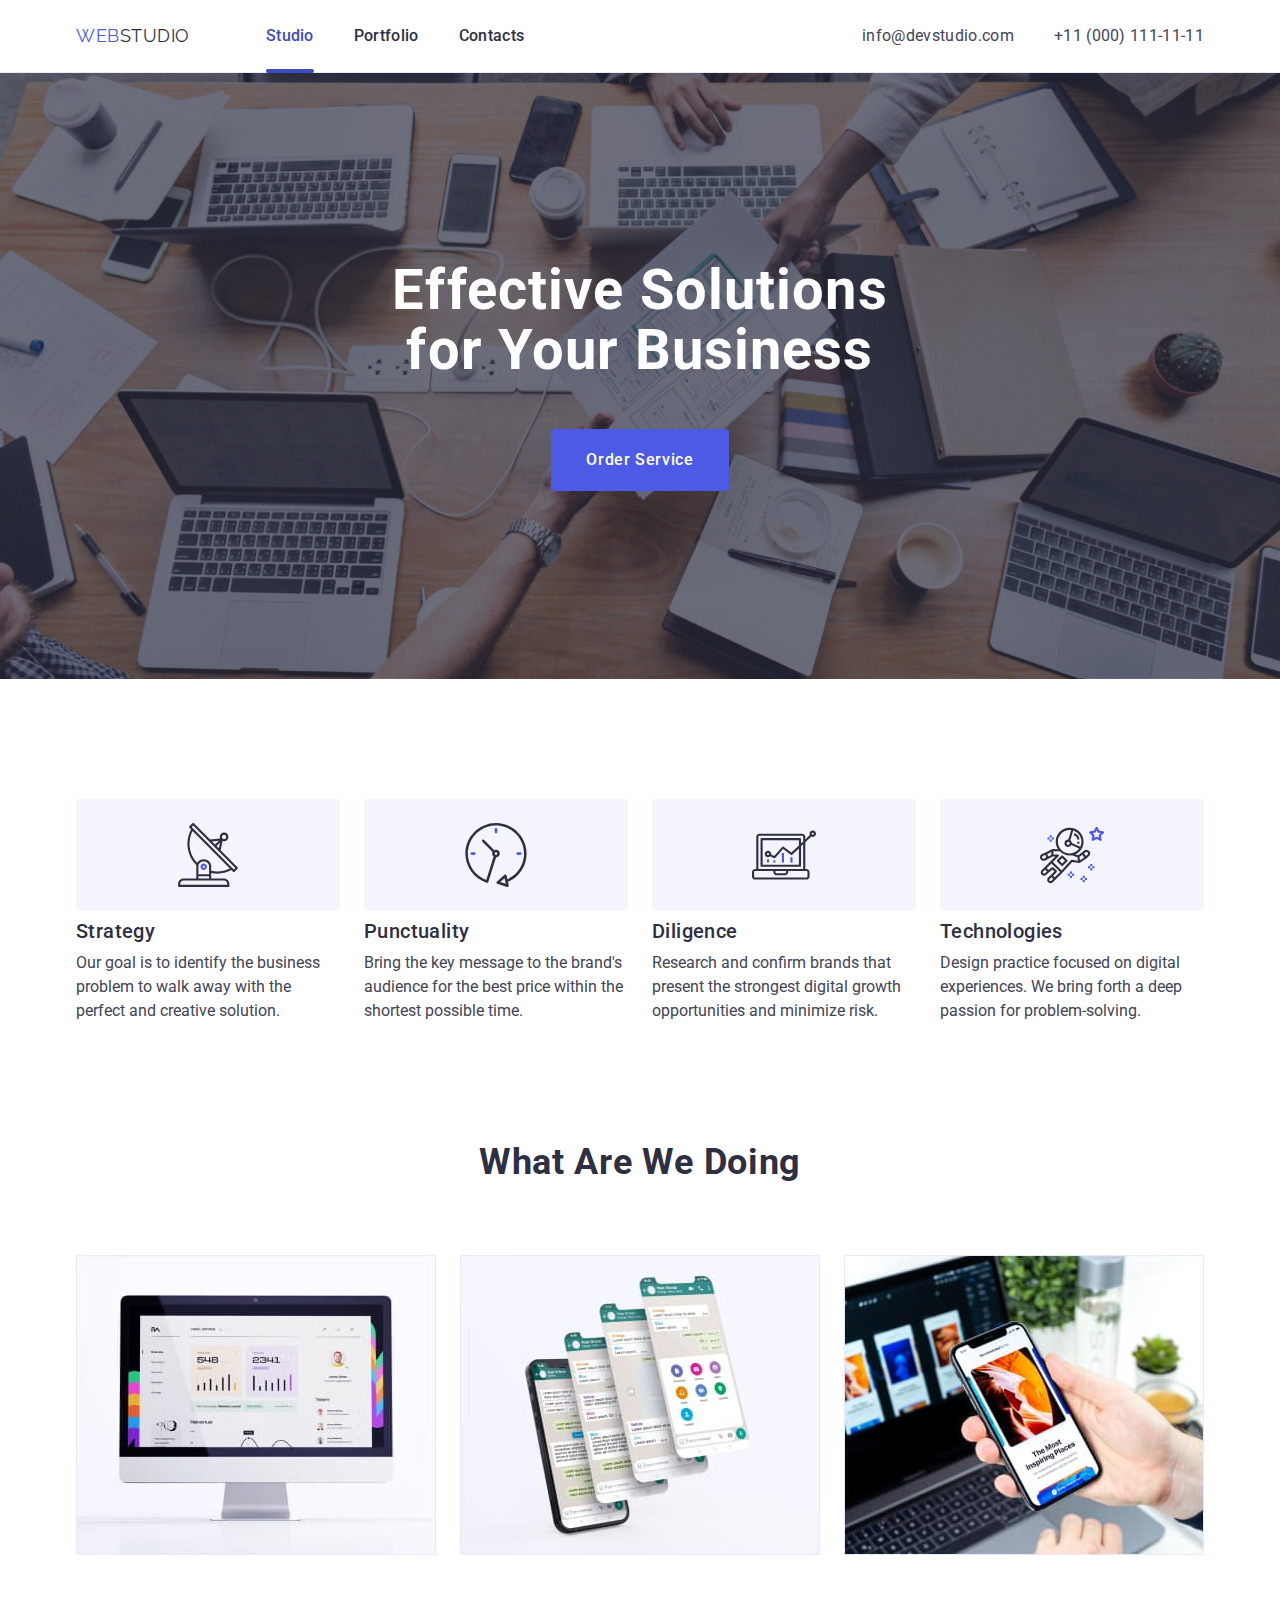
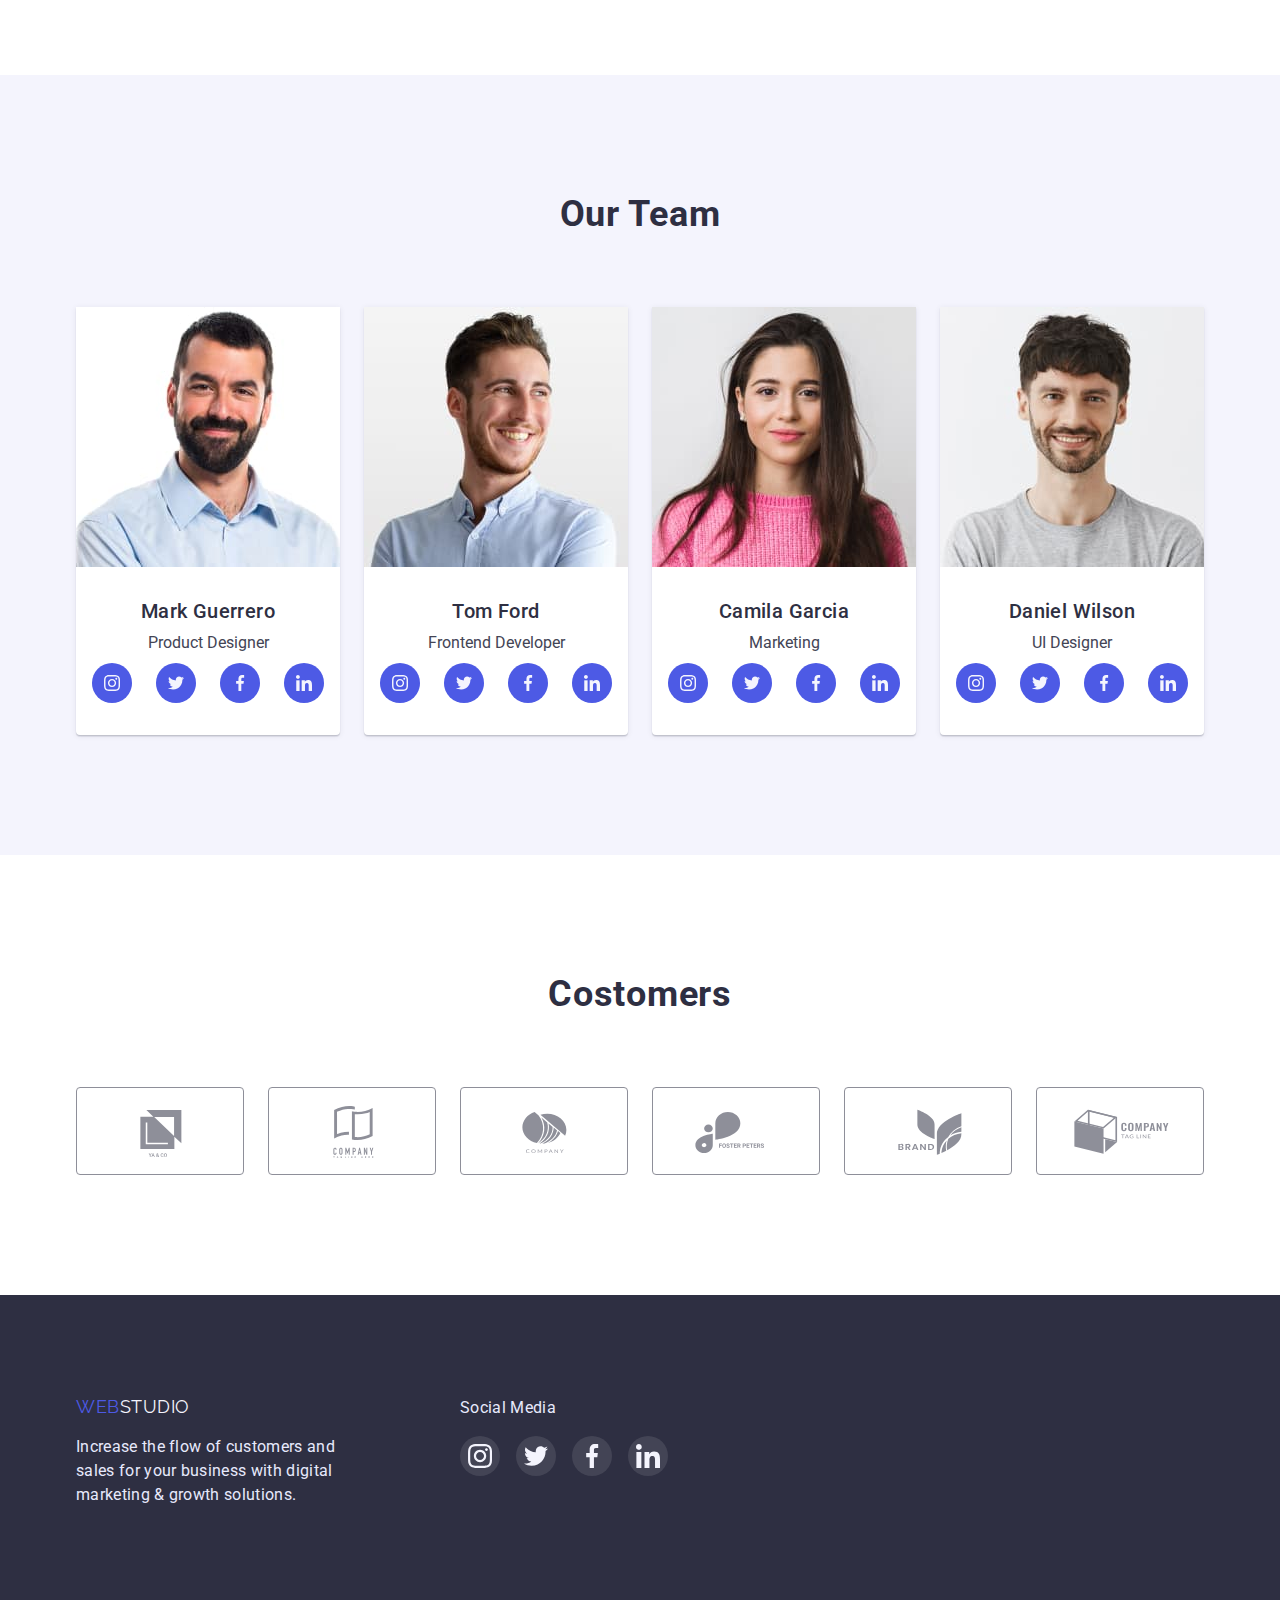
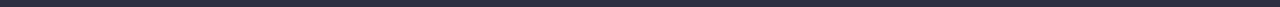
<file: index.html>
<!DOCTYPE html>
<html lang="en">
<head>
    <meta charset="UTF-8">
    <meta http-equiv="X-UA-Compatible" content="IE=edge">
    <meta name="viewport" content="width=device-width, initial-scale=1.0">
    <title>Document</title>
    <link rel="stylesheet" href="https://cdnjs.cloudflare.com/ajax/libs/modern-normalize/1.1.0/modern-normalize.min.css">
    <link rel="preconnect" href="https://fonts.googleapis.com">
    <link rel="preconnect" href="https://fonts.gstatic.com" crossorigin>
    <link href="https://fonts.googleapis.com/css2?family=Raleway:wght@800&family=Roboto:wght@400;500;700&display=swap"
        rel="stylesheet">
    <link rel="stylesheet" href="./css/styles.css">
</head>
<body>
    <header class="header"> 
        <div class="container-nav">
        <nav class="site-nav-main">
            <a href="./index.html" class="logo"> <span class="logo-one">Web</span>Studio</a>
            <ul class="site-nav">
                <li class="item"><a href="" class="link current">Studio</a></li>
                <li class="item"><a href="./portfolio.html" class="link">Portfolio</a></li>
                <li class="item"><a href="" class="link">Contacts</a></li>
            </ul>
        </nav>
        <address class="auto-nav-main">
            <ul class="auth-nav">
                <li class="item"><a href="mailto:info@devstudio.com" class="link">info@devstudio.com</a></li>
                <li class="item"><a href="tel:+110001111111"  class="link">+11 (000) 111-11-11</a></li>
            </ul>
        </address>
        </div>
    </header>
    <!-- Hero -->
    <main>
        <div class="hero-main">
        <section class="hero">
            <div class="container">
            <h1 class="hero-title">Effective Solutions
            for Your Business</h1>
            <button type="button" class="hero-button" data-modal-open>Order Service</button>
            </div>
        </section>
        </div>
        <section class="section">
            <div class="container">
            <h2 hidden class="visually-hidden">Quality</h2>
            <ul class="qualities-items">
                <li class="section-discription">
                    <div class="icons-discription">
                        <svg class="icon-discrip" width="64" height="64">
                            <use href="./images/icons.svg#icon-antenna-1"></use>
                        </svg>
                    </div>
                <h3 class="section-title">Strategy</h3>
                 <p class="section-text">Our goal is to identify the business
                  problem to walk away with the perfect and creative solution.</p>
                </li>
                <li class="section-discription">
                    <div class="icons-discription">
                        <svg class="icon-discrip" width="64" height="64">
                            <use href="./images/icons.svg#icon-clock-1">
                        </svg>
                    </div>
                    <h3 class="section-title">Punctuality</h3>
                    <p class="section-text">Bring the key message to the brand's audience for the best price within the shortest possible time.</p>
                </li>
                <li class="section-discription">
                    <div class="icons-discription">
                        <svg class="icon-discrip" width="64" height="64">
                            <use href="./images/icons.svg#icon-diagram-1">
                        </svg>
                    </div>
                    <h3 class="section-title">Diligence</h3>
                    <p class="section-text">Research and confirm brands that present the strongest digital growth opportunities and minimize risk.</p>
                </li>
                <li class="section-discription">
                    <div class="icons-discription">
                        <svg class="icon-discrip" width="64" height="64">
                            <use href="./images/icons.svg#icon-astronaut-1">
                        </svg>
                    </div>
                    <h3 class="section-title">Technologies</h3>
                    <p class="section-text">Design practice focused on digital experiences. We bring forth a deep passion for problem-solving.</p>
                </li>
            </ul>
            </div>
        </section>
        
        <!-- What we are doing -->
        <section class="section-doing">
        <div class="container">
            <h2 class="possibilities-title">What are we doing</h2>
            <ul class="possibilities-pics">
                <li class="pics"> <img src="./images/computer.jpg" alt="Computer" width="360"></li>
                <li class="pics"> <img src="./images/iphones.jpg" alt="Iphones" width="360"></li>
                <li class="pics"> <img src="./images/phone-hand.jpg" alt="Phone" width="360"></li>
            </ul>
        </div>
        </section>
        <!-- Our team -->
        <section class="team">
            <div class="container">
            <h2 class="team-title">Our Team</h2>
            <ul class="main-team">
                <li class="team-link">
                    <img src="./images/mark.jpg" alt="Mark Guerrero Product Designer" width="264">
                    <div class="team-info"> 
                    <h3 class="team-person">Mark Guerrero</h3>
                    <p class="team-text ">Product Designer</p>
                    <ul class="soc-list">
                        <li class="team-soc-links"> 
                            <a class="team-soc-link" href="">
                                <svg class="soc-icon" width="16" height="16">
                                    <use href="./images/icons.svg#icon-instagram-2"></use>
                                </svg>
                            </a>
                        </li>
                        <li class="team-soc-links"> 
                            <a class="team-soc-link" href="">
                                <svg class="soc-icon" width="16" height="16">
                                    <use href="./images/icons.svg#icon-twitter-1"></use>
                                </svg>
                            </a>
                        </li>
                        <li class="team-soc-links"> 
                            <a class="team-soc-link" href="">
                            <svg class="soc-icon" width="16" height="16">
                                <use href="./images/icons.svg#icon-facebook-1"></use>
                            </svg>
                            </a>
                        </li>
                        <li class="team-soc-links"> 
                            <a class="team-soc-link" href="">
                            <svg class="soc-icon" width="16" height="16">
                                <use href="./images/icons.svg#icon-linkedin-1"></use>
                            </svg>
                            </a>
                        </li>
                    </ul>
                    </div>
                </li>
                <li class="team-link">
                    <img src="./images/tom.jpg" alt="Tom Ford Frontend Developer" width="264">
                    <div class="team-info">
                    <h3 class="team-person">Tom Ford</h3>
                    <p class="team-text ">Frontend Developer</p>
                    <ul class="soc-list">
                        <li class="team-soc-links">
                            <a class="team-soc-link" href="">
                                <svg class="soc-icon" width="16" height="16">
                                    <use href="./images/icons.svg#icon-instagram-2"></use>
                                </svg>
                            </a>
                        </li>
                        <li class="team-soc-links">
                            <a class="team-soc-link" href="">
                                <svg class="soc-icon" width="16" height="16">
                                    <use href="./images/icons.svg#icon-twitter-1"></use>
                                </svg>
                            </a>
                        </li>
                        <li class="team-soc-links">
                            <a class="team-soc-link" href="">
                                <svg class="soc-icon" width="16" height="16">
                                    <use href="./images/icons.svg#icon-facebook-1"></use>
                                </svg>
                            </a>
                        </li>
                        <li class="team-soc-links">
                            <a class="team-soc-link" href="">
                                <svg class="soc-icon" width="16" height="16">
                                    <use href="./images/icons.svg#icon-linkedin-1"></use>
                                </svg>
                            </a>
                        </li>
                    </ul>
                    </div>
                </li>
                <li class="team-link">
                    <img src="./images/camila.jpg" alt="Cfmila Garcia Marketing" width="264">
                    <div class="team-info">
                    <h3 class="team-person">Camila Garcia</h3>
                    <p class="team-text ">Marketing</p>
                    <ul class="soc-list">
                        <li class="team-soc-links">
                            <a class="team-soc-link" href="">
                                <svg class="soc-icon" width="16" height="16">
                                    <use href="./images/icons.svg#icon-instagram-2"></use>
                                </svg>
                            </a>
                        </li>
                        <li class="team-soc-links">
                            <a class="team-soc-link" href="">
                                <svg class="soc-icon" width="16" height="16">
                                    <use href="./images/icons.svg#icon-twitter-1"></use>
                                </svg>
                            </a>
                        </li>
                        <li class="team-soc-links">
                            <a class="team-soc-link" href="">
                                <svg class="soc-icon" width="16" height="16">
                                    <use href="./images/icons.svg#icon-facebook-1"></use>
                                </svg>
                            </a>
                        </li>
                        <li class="team-soc-links">
                            <a class="team-soc-link" href="">
                                <svg class="soc-icon" width="16" height="16">
                                    <use href="./images/icons.svg#icon-linkedin-1"></use>
                                </svg>
                            </a>
                        </li>
                    </ul>
                    </div>
                </li>
                <li class="team-link">
                    <img src="./images/last.jpg" alt="Daniel Wilson UI Designer" width="264" >
                    <div class="team-info">
                    <h3 class="team-person">Daniel Wilson</h3>
                    <p class="team-text ">UI Designer</p>
                    <ul class="soc-list">
                        <li class="team-soc-links">
                            <a class="team-soc-link" href="">
                                <svg class="soc-icon" width="16" height="16">
                                    <use href="./images/icons.svg#icon-instagram-2"></use>
                                </svg>
                            </a>
                        </li>
                        <li class="team-soc-links">
                            <a class="team-soc-link" href="">
                                <svg class="soc-icon" width="16" height="16">
                                    <use href="./images/icons.svg#icon-twitter-1"></use>
                                </svg>
                            </a>
                        </li>
                        <li class="team-soc-links">
                            <a class="team-soc-link" href="">
                                <svg class="soc-icon" width="16" height="16">
                                    <use href="./images/icons.svg#icon-facebook-1"></use>
                                </svg>
                            </a>
                        </li>
                        <li class="team-soc-links">
                            <a class="team-soc-link" href="">
                                <svg class="soc-icon" width="16" height="16">
                                    <use href="./images/icons.svg#icon-linkedin-1"></use>
                                </svg>
                            </a>
                        </li>
                    </ul>
                    </div>
                </li>
            </ul>
            </div>
        </section>
        <section class="costumers">
            <div class="container">
                <h2 class="costumers-title">Costomers</h2>
                <ul class="costumers-list">
                    <li class="costumer-item">
                        <a class="costumer-link" href="#">
                            <svg class="costumer-icon" width="104" height="56">
                                <use href="./images/icons.svg#icon-Logo"></use>
                            </svg>
                        </a> 
                    </li>
                    <li class="costumer-item">
                        <a class="costumer-link" href="#">
                            <svg class="costumer-icon" width="104" height="56">
                                <use href="./images/icons.svg#icon-Logo-1"></use>
                            </svg>
                        </a> 
                    </li>
                    <li class="costumer-item">
                        <a class="costumer-link" href="#">
                            <svg class="costumer-icon" width="104" height="56">
                                <use href="./images/icons.svg#icon-Logo-2"></use>
                            </svg>
                        </a> 
                    </li>
                    <li class="costumer-item">
                        <a class="costumer-link" href="#">
                            <svg class="costumer-icon" width="104" height="56">
                                <use href="./images/icons.svg#icon-Logo-3"></use>
                            </svg>
                        </a> 
                    </li>
                    <li class="costumer-item">
                        <a class="costumer-link" href="#">
                            <svg class="costumer-icon" width="104" height="56">
                                <use href="./images/icons.svg#icon-Logo-4"></use>
                            </svg>
                        </a> 
                    </li>
                    <li class="costumer-item">
                        <a class="costumer-link" href="#">
                            <svg class="costumer-icon" width="104" height="56">
                                <use href="./images/icons.svg#icon-Logo-5"></use>
                            </svg>
                        </a> 
                    </li>
                </ul>
            </div>
        </section>
    </main>
<!-- the end of the paje -->
<footer class="footer">
    <div class="container-wrap">
    <div class="logo-main-footer"><a href="./index.html" class="footer-logo"> <span class="logo-one">Web</span>Studio</a>
    <p class="footer-text">Increase the flow of customers and 
        sales for your business with digital marketing & growth solutions.</p>
    </div>
    <div class="social-media">
        <p class="contact-text">Social Media</p>
        <ul class="soc-list-footer">
            <li class="footer-soc-links">
                <a class="footer-soc-link" href="">
                    <svg class="footer-icon" width="24" height="24">
                        <use href="./images/icons.svg#icon-instagram-2"></use>
                    </svg>
                </a>
            </li>
            <li class="footer-soc-links">
                <a class="footer-soc-link" href="">
                    <svg class="footer-icon" width="24" height="24">
                        <use href="./images/icons.svg#icon-twitter-1"></use>
                    </svg>
                </a>
            </li>
            <li class="footer-soc-links">
                <a class="footer-soc-link" href="">
                    <svg class="footer-icon" width="24" height="24">
                        <use href="./images/icons.svg#icon-facebook-1"></use>
                    </svg>
                </a>
            </li>
            <li class="footer-soc-links">
                <a class="footer-soc-link" href="">
                    <svg class="footer-icon" width="24" height="24">
                        <use href="./images/icons.svg#icon-linkedin-1"></use>
                    </svg>
                </a>
            </li>
        </ul>
    </div>
    </div>
</footer>
<div class="backdrop is-hidden" data-modal>
    <div class="modal">
        <button type="button" class="modal-close" data-modal-close>
            <svg class="drop-closer" width="8" height="8">
                <use href="./images/icons.svg#icon-close-black"></use>
            </svg>
        </button>
    </div>
</div>
<script src="./js/modal.js"></script>
</body>
</file>
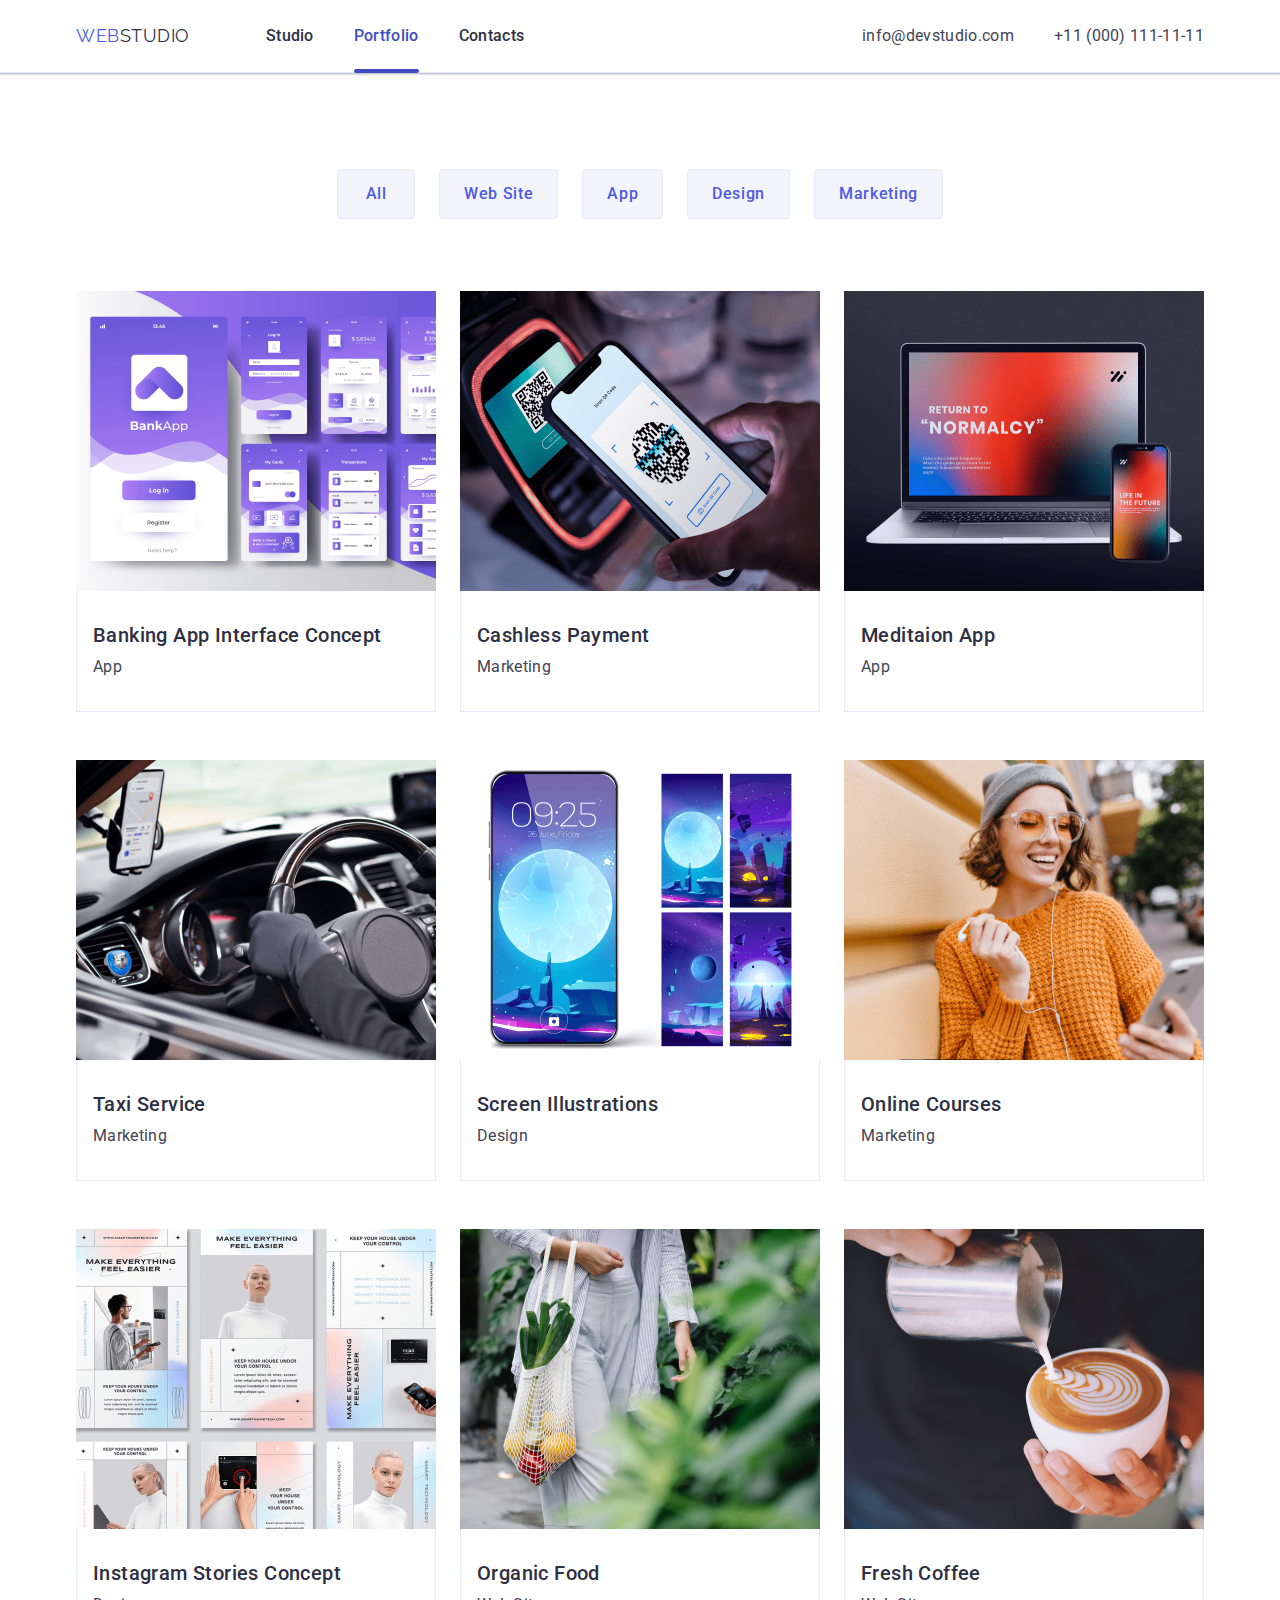
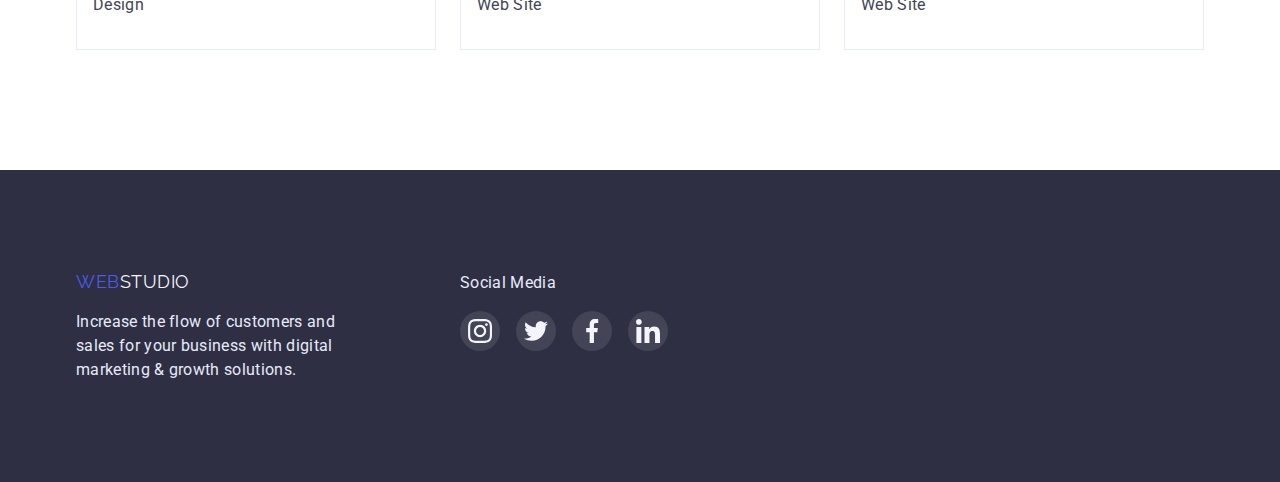
<file: portfolio.html>
<!DOCTYPE html>
<html lang="en">
<head>
    <meta charset="UTF-8">
    <meta http-equiv="X-UA-Compatible" content="IE=edge">
    <meta name="viewport" content="width=device-width, initial-scale=1.0">
    <title>Document</title>
    <link rel="stylesheet" href="https://cdnjs.cloudflare.com/ajax/libs/modern-normalize/1.1.0/modern-normalize.min.css">
    <link rel="preconnect" href="https://fonts.googleapis.com">
    <link rel="preconnect" href="https://fonts.gstatic.com" crossorigin>
    <link href="https://fonts.googleapis.com/css2?family=Raleway:wght@800&family=Roboto:wght@400;500;700&display=swap"
        rel="stylesheet">
    <link rel="stylesheet" href="./css/styles.css">
    </head>
    
    <body>
        <header class="header">
            <div class="container-nav">
            <nav class="site-nav-main">
                <a href="./index.html" class="logo"> <span class="logo-one">Web</span>Studio</a>
                <ul class="site-nav">
                    <li class="item"><a href="./index.html" class="link">Studio</a></li>
                    <li class="item"><a href="" class="link current">Portfolio</a></li>
                    <li class="item"><a href="" class="link">Contacts</a></li>
                </ul>
            </nav>
            <address class="auto-nav-main">
                <ul class="auth-nav">
                    <li class="item"><a href="mailto:info@devstudio.com" class="link">info@devstudio.com</a></li>
                    <li class="item"><a href="tel:+110001111111" class="link">+11 (000) 111-11-11</a></li>
                </ul>
            </address>
            </div>
        </header>
        <main>
            <section class="section-portfoio">
                <div class="container">
                <h1 hidden class="visually-hidden">Portfolio</h1>
                <ul class="list">
                    <li class="button-portfolio"><button type="button" class="list-button">All</button></li>
                    <li class="button-portfolio"><button type="button" class="list-button">Web Site</button></li>
                    <li class="button-portfolio"><button type="button" class="list-button">App</button></li>
                    <li class="button-portfolio"><button type="button" class="list-button">Design</button></li>
                    <li class="button-portfolio"><button type="button" class="list-button">Marketing</button></li>
                </ul>
                <ul class="container-products">
                    <li class="items">
                        <a class="items-link" href="#">
                            <div class="products-text-wrap">
                                <img src="./images/banking-min.png" alt="App Interface" width="360" height="300">
                                <p class="products-text">14 Stylish and User-Friendly App Design Concepts · Task Manager App · Calorie Tracker App ·Exotic Fruit Ecommerce App ·Cloud Storage App</p>
                            </div>
                        <div class="items-portfolio">
                        <h2 class="items-title">Banking App Interface Concept</h2>
                        <p class="items-text">App</p>
                        </div>
                        </a>
                    </li>
                    <li class="items">
                        <a class="items-link" href="#">
                            <div class="products-text-wrap">
                                <img src="./images/paymant-min.png" alt="Payment" width="360" height="300">
                                <p class="products-text">14 Stylish and User-Friendly App Design Concepts · Task Manager App · Calorie Tracker App·Exotic Fruit Ecommerce App ·Cloud Storage App</p>
                            </div>
                        <div class="items-portfolio">
                        <h2 class="items-title">Cashless Payment</h2>
                        <p class="items-text">Marketing</p>
                        </div>
                        </a>
                    </li>
                    <li class="items">
                        <a class="items-link" href="#">
                            <div class="products-text-wrap">
                                <img src="./images/app-min.png" alt="App" width="360" height="300">
                                <p class="products-text">14 Stylish and User-Friendly App Design Concepts · Task Manager App · Calorie Tracker App ·Exotic Fruit Ecommerce App ·Cloud Storage App</p>
                            </div>
                        <div class="items-portfolio">
                        <h2 class="items-title">Meditaion App</h2>
                        <p class="items-text">App</p>
                        </div>
                        </a>
                    </li>
                    <li class="items">
                        <a class="items-link" href="#">
                            <div class="products-text-wrap">
                                <img src="./images/taxi-min.png" alt="Taxi Service" width="360" height="300">
                                <p class="products-text">14 Stylish and User-Friendly App Design Concepts · Task Manager App · Calorie Tracker App ·Exotic Fruit Ecommerce App ·Cloud Storage App</p>
                            </div>
                        <div class="items-portfolio">
                        <h2 class="items-title">Taxi Service</h2>
                        <p class="items-text">Marketing</p>
                        </div>
                        </a>
                    </li>
                    <li class="items">
                        <a class="items-link" href="#">
                            <div class="products-text-wrap">
                                <img src="./images/illustration-min.png" alt="Illustrations" width="360" height="300">
                                <p class="products-text">14 Stylish and User-Friendly App Design Concepts · Task Manager App · Calorie Tracker App ·
                                    Exotic Fruit Ecommerce App ·
                                    Cloud Storage App</p>
                            </div>
                        <div class="items-portfolio">
                        <h2 class="items-title">Screen Illustrations</h2>
                        <p class="items-text">Design</p>
                        </div>
                        </a>
                    </li>
                    <li class="items">
                        <a class="items-link" href="#">
                            <div class="products-text-wrap">
                                <img src="./images/courses-min.png" alt="Courses" width="360" height="300">
                                <p class="products-text">14 Stylish and User-Friendly App Design Concepts · Task Manager App · Calorie Tracker App ·
                                    Exotic Fruit Ecommerce App ·
                                    Cloud Storage App</p>
                            </div>
                        <div class="items-portfolio">
                        <h2 class="items-title">Online Courses</h2>
                        <p class="items-text">Marketing</p>
                        </div>
                        </a>
                    </li>
                    <li class="items">
                        <a class="items-link" href="#">
                            <div class="products-text-wrap">
                                <img src="./images/stories-min.png" alt="Instagram" width="360" height="300">
                                <p class="products-text">14 Stylish and User-Friendly App Design Concepts · Task Manager App · Calorie Tracker App ·
                                    Exotic Fruit Ecommerce App ·
                                    Cloud Storage App</p>
                            </div>
                        <div class="items-portfolio">
                        <h2 class="items-title">Instagram Stories Concept</h2>
                        <p class="items-text">Design</p>
                        </div>
                        </a>
                    </li>
                    <li class="items">
                        <a class="items-link" href="#">
                            <div class="products-text-wrap">
                                <img src="./images/organic.png" alt="Food" width="360" height="300">
                                <p class="products-text">14 Stylish and User-Friendly App Design Concepts · Task Manager App · Calorie Tracker App ·
                                    Exotic Fruit Ecommerce App ·
                                    Cloud Storage App</p>
                            </div>
                        <div class="items-portfolio">
                        <h2 class="items-title">Organic Food</h2>
                        <p class="items-text">Web Site</p>
                        </div>
                        </a>
                    </li>
                    <li class="items">
                        <a class="items-link" href="#">
                        <div class="products-text-wrap">
                            <img src="./images/coffee-min.png" alt="Coffee" width="360" height="300">
                            <p class="products-text">14 Stylish and User-Friendly App Design Concepts · Task Manager App · Calorie Tracker App ·
                                Exotic Fruit Ecommerce App ·
                                Cloud Storage App</p>
                        </div>
                        <div class="items-portfolio">
                        <h2 class="items-title">Fresh Coffee</h2>
                        <p class="items-text">Web Site</p>
                        </div>
                        </a>
                    </li>
                </ul>
                </div>
            </section>
           
        </main>
        <footer class="footer">
            <div class="container-wrap">
                <div class="logo-main-footer"><a href="./index.html" class="footer-logo"> <span
                            class="logo-one">Web</span>Studio</a>
                    <p class="footer-text">Increase the flow of customers and
                        sales for your business with digital marketing & growth solutions.</p>
                </div>
                <div class="social-media">
                    <p class="contact-text">Social Media</p>
                    <ul class="soc-list-footer">
                        <li class="footer-soc-links">
                            <a class="footer-soc-link" href="">
                                <svg class="footer-icon" width="24" height="24">
                                    <use href="./images/icons.svg#icon-instagram-2"></use>
                                </svg>
                            </a>
                        </li>
                        <li class="footer-soc-links">
                            <a class="footer-soc-link" href="">
                                <svg class="footer-icon" width="24" height="24">
                                    <use href="./images/icons.svg#icon-twitter-1"></use>
                                </svg>
                            </a>
                        </li>
                        <li class="footer-soc-links">
                            <a class="footer-soc-link" href="">
                                <svg class="footer-icon" width="24" height="24">
                                    <use href="./images/icons.svg#icon-facebook-1"></use>
                                </svg>
                            </a>
                        </li>
                        <li class="footer-soc-links">
                            <a class="footer-soc-link" href="">
                                <svg class="footer-icon" width="24" height="24">
                                    <use href="./images/icons.svg#icon-linkedin-1"></use>
                                </svg>
                            </a>
                        </li>
                    </ul>
                </div>
            </div>
        </footer>
    </body>
</file>
<file: css/styles.css>
/* заголовки color: #2E2F42; */
/* основной текст color: #434455; */

:root {
    --main-text-color: #434455;
    --title-text-color: #2E2F42;
    --active-color: #404BBF;
    --logo-color: #4D5AE5;
    --bgc: #ffffff; 
    --secondary-bgc: #2E2F42;
}
body {
    font-family: 'Roboto', sans-serif;
    color: #434455;
    background-color: #FFFFFF;
}

p, h1, h2, h3, h4, h5, h6 {
    margin: 0;
}

ul {
    list-style: none;
    margin: 0;
    padding-left: 0;
}

a {
    text-decoration: none; 
}

img {
    display: block;
    max-width: 100%;
    height: auto;
}

.container {
    width: 1158px;
    padding-left: 15px;
    padding-right: 15px;
    margin: 0 auto;
}

.container-nav {
    display: flex;
    width: 1158px;
    padding-left: 15px;
    padding-right: 15px;
    margin: 0 auto;
}

/* ---------HEADER------------- */
.header {
    /* padding-top: 24px;
    padding-bottom: 24px; */
    border-bottom: 1px solid #E7E9FC; 
    box-shadow: 0px 2px 1px rgba(46, 47, 66, 0.08), 0px 1px 1px rgba(46, 47, 66, 0.16), 0px 1px 6px rgba(46, 47, 66, 0.08);
} 

.logo {
    display: block;
    font-family: 'Raleway', sans-serif;
    font-size: 18px;
    line-height: 1.33;
    letter-spacing: 0.03em;
    text-transform: uppercase;
    color: #2E2F42;

    margin-right: 76px;
    transition: color 2500ms cubic-bezier(0.4, 0, 0.2, 1);
    padding-top: 24px;
    padding-bottom: 24px;
}

.logo:hover, .logo:focus,.logo:hover .logo-one,
.logo:focus .logo-one {
    color: #000000;
}

.logo-one {
    color: var(--logo-color);
}

.logo-one:hover, .logo-one:focus {
    color: #000000;
}


/* site nav */
.site-nav-main {
    display: flex;
}
.link {
    display: block;
    padding-top: 24px;
    padding-bottom: 24px;
}
.site-nav {
    display: flex;        
}

.site-nav .link {
    font-weight: 500;
    font-size: 16px;
    line-height: 1.5;
    letter-spacing: 0.02em;
    color: var(--title-text-color);
    transition: color 250ms cubic-bezier(0.4, 0, 0.2, 1);
}
.site-nav .link:hover,.site-nav .link:focus {
    color: var(--active-color);
} 

.site-nav .link.current {
    color: var(--active-color);
}

.site-nav .item {
    position: relative;
}

.link.current::after {
    content: "";
    position: absolute;
    display: flex;
    width: 100%;
    height: 4px;
    left: 0px;
    bottom: -1px;;
    background-color: var(--active-color);
    border-radius: 2px;
}

.site-nav .item:not(:last-child) {
    margin-right: 40px;
}

.site-nav .item:last-child {
    margin-right: 0;
}
.auto-nav-main {
    margin-left: auto;
}

.auth-nav {
    display: flex;  
}

.auth-nav .link {
    font-style: normal;
    font-size: 16px;
    line-height: 1.5;
    letter-spacing: 0.02em;
    color: #434455;
    display: flex;
    transition: color 250ms cubic-bezier(0.4, 0, 0.2, 1);
}

 .auth-nav .item:not(:last-child) {
    margin-right: 40px;
} 


.auth-nav .link:hover, .auth-nav .link:focus {
color: var(--active-color);
}

/* --------HERO------- */
.hero-main {
    background-color: var(--secondary-bgc);
}
.hero {
    background-color: var(--secondary-bgc);
    background-image: linear-gradient(rgba(46, 47, 66, 0.7),rgba(46, 47, 66, 0.7)), url(../images/people-office.jpg);
    background-repeat: no-repeat;
    background-position: center;
    background-size: cover;
    max-width: 1440px;
    margin: 0 auto;
    padding-bottom: 188px;
    padding-top: 188px;
}

.hero-title {
    font-size: 56px;
    line-height: 1.07;
    text-align: center;
    letter-spacing: 0.02em;
    color: #FFFFFF;
    width: 496px;
    margin-left: auto;
    margin-right: auto;
    margin-bottom: 48px;
}

.hero-button {
    font-family: inherit;
    background: #4D5AE5;
    font-weight: 500;
    font-size: 16px;
    line-height: 1.5;
    letter-spacing: 0.04em;
    color: #FFFFFF;
    cursor: pointer;
    display: block;
    margin-left: auto;
    margin-right: auto;
    padding: 16px 32px;
    border-radius: 4px;
    border: solid transparent;
    transition: background-color 250ms cubic-bezier(0.4, 0, 0.2, 1),
    box-shadow 250ms cubic-bezier(0.4, 0, 0.2, 1);
}

.hero-button:hover, .hero-button:focus {
    background-color: #404BBF;
    box-shadow: 0px 4px 4px rgba(0, 0, 0, 0.15);
}

/* -------QUALITY------- */
.visually-hidden {
    position: absolute;
    white-space: nowrap;
    width: 1px;
    height: 1px;
    overflow: hidden;
    border: 0;
    padding: 0;
    clip: rect(0 0 0 0);
    clip-path: inset(50%);
    margin: -1px;
}
.section {
    background-color: var(--bgc);
    padding-top: 120px;
    padding-bottom: 120px;
}

.section-discription:not(:last-child) {
    margin-right: 24px;
}

.section-discription {
    width: 264px;
}

.qualities-items {
    display: flex;
}

.icons-discription {
    display: flex;
    justify-content: center;
    align-items: center;
    background-color: #F4F4FD;
    height: 112px;
    width: 264px;
    margin-bottom: 8px;
    border-radius: 4px;
}

.section-title {
    font-weight: 500;
    font-size: 20px;
    line-height: 1.2;
    letter-spacing: 0.02em;
    color: var(--title-text-color);
    margin-bottom: 8px;
}

.section-text {
    font-size: 16px;
    line-height: 1.5;
    letter-spacing: 0.02; 
    color: var(--main-text-color);
}

.section-doing {
padding-bottom: 120px;
}

.possibilities-pics {
    display: flex;
}

.pics {
    width: 360px;
}

.pics:not(:last-child) {
    margin-right: 24px;
}

.possibilities-title {
    text-transform: capitalize;
    background-color: var(--bgc);
    font-size: 36px;
    line-height: 1.11;
    text-align: center;
    letter-spacing: 0.02em;
    color: var(--title-text-color);
    margin-bottom: 72px;
}

.team {
    background-color:#F4F4FD;
    padding-top: 120px;
    padding-bottom: 120px;
}

.main-team {
    display: flex;
}

.team-title {
    font-size: 36px;
    line-height: 1.11;
    text-align: center;
    letter-spacing: 0.02em;
    color: var(--title-text-color);
    margin-bottom: 72px;
}

.team-link {
    background-color: var(--bgc);
    width: 264px;
    border-radius: 0px 0px 4px 4px;
    box-shadow: 0px 1px 6px rgba(46, 47, 66, 0.08), 0px 1px 1px rgba(46, 47, 66, 0.16), 0px 2px 1px rgba(46, 47, 66, 0.08);
}

.team-link:not(:last-child) {
    margin-right: 24px; 
}

.team-info {
    padding: 32px 16px;
}
.team-person {
    text-align: center;
    font-weight: 500;
    font-size: 20px;
    line-height: 1.2;
    letter-spacing: 0.02em;
    color: var(--title-text-color);
    margin-bottom: 8px;
}

.team-text {
    text-align: center;
    font-size: 16px;
    line-height: 1.5;
    letter-spacing: 0.02;
    color: var(--main-text-color);
    margin-bottom: 8px;
}

.soc-list {
    display: flex;
    justify-content: center;
    gap: 24px;
}

.team-soc-links {
    width: 40px;
    height: 40px;
}

.team-soc-link {
    width: 100%;
    height: 100%;
    border-radius: 50%;
    display: flex;
    justify-content: center;
    align-items: center;
    background-color: #4D5AE5;
    transition: background-color 250ms cubic-bezier(0.4, 0, 0.2, 1);
}

.team-soc-link:hover, .team-soc-link:focus {
    background-color: var(--active-color);
}

.costumers {
    padding-top: 120px;
    padding-bottom: 120px;
}
.costumers-title {
    font-size: 36px;
    line-height: 1.11;
    text-align: center;
    letter-spacing: 0.02em;
    color: var(--title-text-color);
    margin-bottom: 72px;
}

.costumers-list {
    display: flex;
    justify-content: center;
    gap: 24px;
}

.costumer-item {
    width: 168px;
    height: 88px;
}

.costumer-link {
    display: flex;
    align-items: center;
    justify-content: center;
    width: 100%;
    height: 100%;
    border: 1px solid #8E8F99;
    border-radius: 4px;
    color: #8E8F99;
    transition: color  250ms cubic-bezier(0.4, 0, 0.2, 1),
    border-color 250ms cubic-bezier(0.4, 0, 0.2, 1);
}

.costumer-link:hover,
.costumer-link:focus {
    color: var(--active-color);
    border-color: var(--active-color);
}

.costumer-icon {
    fill: currentColor;
}

/* ----FOOTER------ */
.container-wrap {
    width: 1158px;
        padding-left: 15px;
        padding-right: 15px;
        margin: 0 auto;
    display: flex;
    align-items: baseline;
}

.contact-text {
    font-size: 16px;
    line-height: 1.5;
    letter-spacing: 0.02em;
    color: #E7E9FC;
    margin-bottom: 16px;
}
.soc-list-footer {
    display: flex;
    gap: 16px;
}

.footer-soc-links {
    width: 40px;
    height: 40px;
}

.footer-soc-link {
    width: 100%;
    height: 100%;
    border-radius: 50%;
    display: flex;
    justify-content: center;
    align-items: center;
    background: rgba(255, 255, 255, 0.1);
    transition: background-color 250ms cubic-bezier(0.4, 0, 0.2, 1);
}

.footer-soc-link:hover, .footer-soc-link:focus {
    background: #31D0AA;
}

.footer {
    background-color: var(--secondary-bgc);
    padding-top: 100px;
    padding-bottom: 100px;
}

.footer-logo {
    font-family: 'Raleway', sans-serif;
    font-size: 18px;
    line-height: 1.33;
    letter-spacing: 0.03em;
    text-transform: uppercase;
    color: #F4F4FD;
}

.footer-logo, .logo-one {
    transition: color 250ms cubic-bezier(0.4, 0, 0.2, 1);
}

.footer-logo:hover,.footer-logo:focus,.footer-logo:hover .logo-one,
.footer-logo:focus .logo-one {
    color: #000000;
}
.logo-main-footer {
    display: inline-block;
    margin-right: 120px;
}


.footer-text {
    width: 264px;
    font-size: 16px;
    line-height: 1.5;
    letter-spacing: 0.02em;
    color: #E7E9FC;
    margin-top: 16px;
}

/* -----PORTFOLIO------ */
.section-portfoio {
    padding-top: 96px;
    padding-bottom: 120px;
}

.list {
    display: flex;
    justify-content: center;
    margin-bottom: 72px;
}
.button-portfolio:not(:last-child) {
    margin-right: 24px;
}
.list-button{
    background: #F4F4FD;
    font-family: 'Roboto', sans-serif;
    font-style: normal;
    font-weight: 500;
    font-size: 16px;
    line-height: 1.5;
    letter-spacing: 0.04em;
    color: #4D5AE5;
    cursor: pointer;
    

    align-items: center;
    padding: 12px 24px;
    min-width: 78px;
    min-height: 48px;
    border: 1px solid #E7E9FC;
    border-radius: 4px;
    transition: background-color 250ms cubic-bezier(0.4, 0, 0.2, 1),
    color 250ms cubic-bezier(0.4, 0, 0.2, 1),
    border 250ms cubic-bezier(0.4, 0, 0.2, 1),
    box-shadow 250ms cubic-bezier(0.4, 0, 0.2, 1);
}

.list-button:hover, .list-button:focus {
    background: #404BBF;
    color: #ffffff;
    border-color: transparent;
    box-shadow: 0px 3px 1px rgba(0, 0, 0, 0.1), 0px 2px 1px rgba(0, 0, 0, 0.08), 0px 2px 2px rgba(0, 0, 0, 0.12);
}

.container-products {
    display: flex;
    flex-wrap: wrap;
}

.items-portfolio {
    padding: 32px 16px;
    border: 1px solid #E7E9FC;
    border-top: none;
}

.items {
    width: 360px;
    margin-right: 24px;
    margin-bottom: 48px;
}

.products-text-wrap {
    position: relative;
    overflow: hidden;
}

.products-text {
    position: absolute;
    top: 0;
    height: 100%;
    padding-top: 40px;
    padding-bottom: 40px;
    padding-left: 32px;
    padding-right: 32px;
    font-size: 16px;
    line-height: 1.5;
    letter-spacing: 0.02em;
    color: #F4F4FD;
    background-color: #4D5AE5;
    transform: translateY(100%);
    transition: transform 500ms ease;
}

.items-link:hover .products-text,
.items-link:focus .products-text
 {
    transform: translateY(0);
}

.items-link {
    transition: box-shadow 250ms cubic-bezier(0.4, 0, 0.2, 1);
}

.items-link:hover,
.items-link:focus {
    box-shadow: 0px 1px 6px rgba(46, 47, 66, 0.08), 0px 1px 1px rgba(46, 47, 66, 0.16), 0px 2px 1px rgba(46, 47, 66, 0.08);
    display: block;
    height: 100%;
    width: 100%;
}

.items:nth-child(3n) {
    margin-right: 0;
}

.items:nth-last-child(-n+3) {
    margin-bottom: 0;
}

.items-title {
    font-weight: 500;
    font-size: 20px;
    line-height: 1.2;
    letter-spacing: 0.02em;
    color: var(--title-text-color);
    margin-bottom: 8px;
}

.items-text {
    font-size: 16px;
    line-height: 1.5;
    letter-spacing: 0.02em;
    color: var(--main-text-color);
}

.backdrop {
    position: fixed;
    left: 0;
    right: 0;
    top: 0;
    bottom: 0;
    background: rgba(46, 47, 66, 0.4);
    transition: opacity 300ms ease,
    visibility 300ms ease;
}

.backdrop.is-hidden {
    opacity: 0;
    visibility: hidden;
    pointer-events: none;
}

.modal {
    position: absolute;
    width: 408px;
    min-height: 516px;
    top: 50%;
    left: 50%;
    transform: translate(-50%, -50%) scale(1);
    background: #FCFCFC;
    box-shadow: 0px 1px 1px rgba(0, 0, 0, 0.14), 0px 1px 3px rgba(0, 0, 0, 0.12), 0px 2px 1px rgba(0, 0, 0, 0.2);
    border-radius: 4px;
    padding: 24px;
    transition: transform 300ms ease;
}

.backdrop.is-hidden .modal {
    transform: translate(-50%, -50%) scale(0);
}

.modal-close {
    width: 24px;
    height: 24px;
    background: #E7E9FC;
    border: 1px solid rgba(0, 0, 0, 0.1);
    border-radius: 50%;
    display: flex;
    justify-content: center;
    align-items: center;
    margin-left: auto;
    padding: 0;
    cursor: pointer;
    transition: fill 250ms cubic-bezier(0.4, 0, 0.2, 1),
    background-color 250ms cubic-bezier(0.4, 0, 0.2, 1);
}

.modal-close:hover, .modal-close:focus {
    fill: #FFFFFF;
    background-color: #404BBF;
}
</file>
